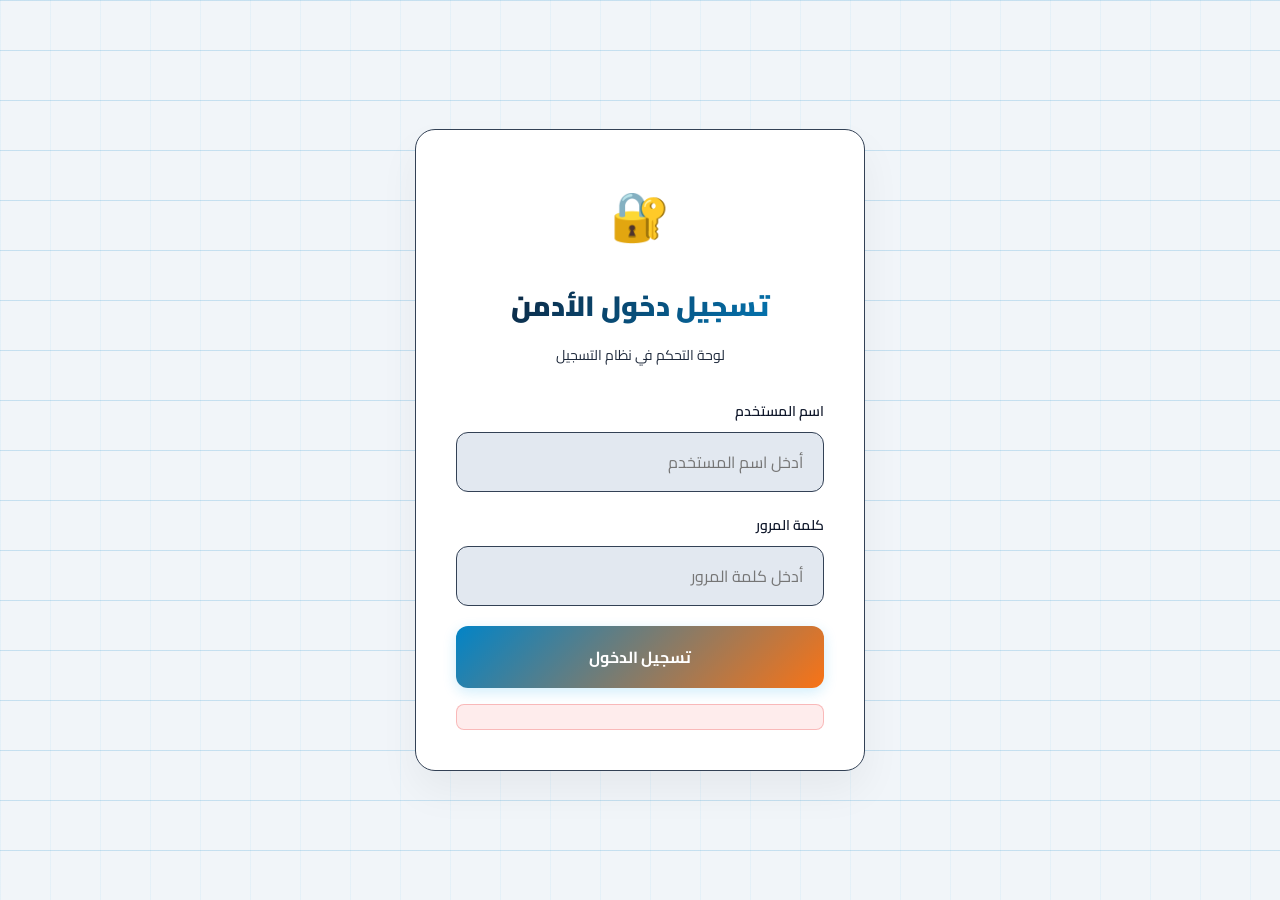
<file: static/admin-login.html>
<!DOCTYPE html>
<html lang="ar" dir="rtl">

<head>
    <meta charset="UTF-8">
    <meta name="viewport" content="width=device-width, initial-scale=1.0">
    <title>تسجيل دخول الأدمن</title>
    <link
        href="https://fonts.googleapis.com/css2?family=Cairo:wght@400;600;700;900&family=Tajawal:wght@700&display=swap"
        rel="stylesheet">
    <link rel="stylesheet" href="/static/css/admin-login.css">
</head>

<body>
    <div class="grid-bg"></div>

    <div class="login-container">
        <div class="admin-icon">🔐</div>

        <div class="login-header">
            <h2>تسجيل دخول الأدمن</h2>
            <p>لوحة التحكم في نظام التسجيل</p>
        </div>

        <form id="loginForm">
            <div class="form-group">
                <label for="username">اسم المستخدم</label>
                <input type="text" id="username" placeholder="أدخل اسم المستخدم" required>
            </div>

            <div class="form-group">
                <label for="password">كلمة المرور</label>
                <input type="password" id="password" placeholder="أدخل كلمة المرور" required>
            </div>

            <button type="submit" class="login-btn">
                تسجيل الدخول
            </button>
        </form>

        <div id="errorMessage" class="error-message hidden"></div>
    </div>

    <script>
        document.getElementById('loginForm').addEventListener('submit', async (e) => {
            e.preventDefault();

            const username = document.getElementById('username').value;
            const password = document.getElementById('password').value;
            const errorDiv = document.getElementById('errorMessage');

            try {
                const formData = new FormData();
                formData.append('username', username);
                formData.append('password', password);

                const response = await fetch('/admin-auth', {
                    method: 'POST',
                    body: formData
                });

                const result = await response.json();

                if (result.success) {
                    window.location.href = '/admin';
                } else {
                    errorDiv.textContent = result.error;
                    errorDiv.classList.remove('hidden');
                }
            } catch (error) {
                console.error('Login error:', error);
                errorDiv.textContent = 'حدث خطأ في الاتصال: ' + error.message;
                errorDiv.classList.remove('hidden');
            }
        });
    </script>
</body>

</html>
</file>
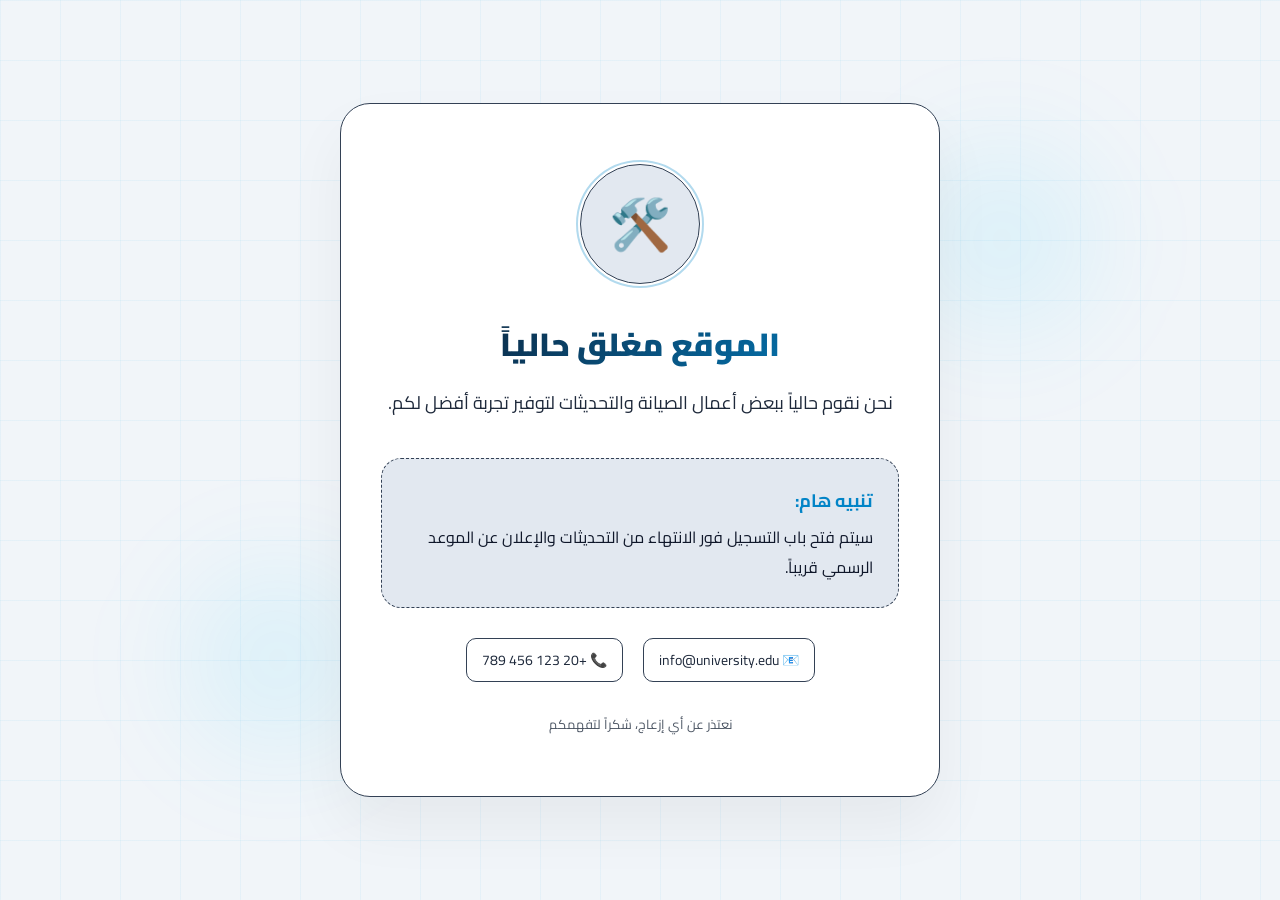
<file: static/maintenance.html>
<!DOCTYPE html>
<html lang="ar" dir="rtl">

<head>
    <meta charset="UTF-8">
    <meta name="viewport" content="width=device-width, initial-scale=1.0">
    <title>الموقع تحت الصيانة - شؤون الطلاب</title>
    <link href="https://fonts.googleapis.com/css2?family=Cairo:wght@400;600;700;900&display=swap" rel="stylesheet">
    <link rel="stylesheet" href="/static/css/maintenance.css">
</head>

<body>
    <div class="grid-bg"></div>
    <div class="glow" style="top: 10%; right: 10%;"></div>
    <div class="glow" style="bottom: 10%; left: 10%;"></div>

    <div class="container">
        <div class="icon-container">
            🛠️
        </div>

        <h1>الموقع مغلق حالياً</h1>

        <p class="description">
            نحن نقوم حالياً ببعض أعمال الصيانة والتحديثات لتوفير تجربة أفضل لكم.
        </p>

        <div class="info-box">
            <strong>تنبيه هام:</strong>
            سيتم فتح باب التسجيل فور الانتهاء من التحديثات والإعلان عن الموعد الرسمي قريباً.
        </div>

        <div class="contact-info">
            <div class="contact-item">📧 info@university.edu</div>
            <div class="contact-item">📞 +20 123 456 789</div>
        </div>

        <div class="footer-note">
            <p>نعتذر عن أي إزعاج، شكراً لتفهمكم</p>
        </div>
    </div>
</body>

</html>
</file>
<file: static/css/admin-login.css>
/* admin-login */

   :root {
       --bg: #f1f5f9;
       --surface: #ffffff;
       --surface2: #e2e8f0;
       --border: #334155;
       --accent: #0284c7;
       --accent2: #f97316;
       --text: #0f172a;
       --text-muted: #1e293b;
   }

   * {
       margin: 0;
       padding: 0;
       box-sizing: border-box;
   }

   body {
       font-family: 'Cairo', sans-serif;
       background: var(--bg);
       color: var(--text);
       min-height: 100vh;
       display: flex;
       align-items: center;
       justify-content: center;
   }

   .grid-bg {
       position: fixed;
       inset: 0;
       background-image: linear-gradient(rgb(2 132 199 / 18%) 1px, transparent 1px), linear-gradient(90deg, rgba(14, 165, 233, 0.05) 1px, transparent 1px);
       background-size: 50px 50px;
       z-index: 0;
       pointer-events: none;
   }

   .login-container {
       position: relative;
       z-index: 1;
       background: var(--surface);
       border: 1px solid var(--border);
       border-radius: 20px;
       padding: 40px;
       width: 100%;
       max-width: 450px;
       box-shadow: 0 20px 40px rgba(0, 0, 0, 0.05);
   }

   .login-header {
       text-align: center;
       margin-bottom: 30px;
   }

   .login-header h2 {
       font-size: 28px;
       font-weight: 900;
       background: linear-gradient(135deg, var(--text), var(--accent));
       background-clip: text;
       -webkit-background-clip: text;
       -webkit-text-fill-color: transparent;
       color: transparent;
       margin-bottom: 10px;
   }

   .login-header p {
       color: var(--text-muted);
       font-size: 14px;
   }

   .form-group {
       margin-bottom: 20px;
   }

   .form-group label {
       display: block;
       color: var(--text);
       font-weight: 600;
       margin-bottom: 8px;
       font-size: 14px;
   }

   .form-group input {
       width: 100%;
       background: var(--surface2);
       border: 1.5px solid var(--border);
       border-radius: 12px;
       padding: 14px 20px;
       color: var(--text);
       font-family: 'Cairo', sans-serif;
       font-size: 16px;
       outline: none;
       transition: all 0.3s;
   }

   .form-group input:focus {
       border-color: var(--accent);
       box-shadow: 0 0 0 3px rgba(0, 200, 255, 0.1);
   }

   .login-btn {
       width: 100%;
       padding: 16px;
       background: linear-gradient(135deg, var(--accent), var(--accent2));
       border: none;
       border-radius: 12px;
       color: #fff;
       font-family: 'Cairo', sans-serif;
       font-size: 16px;
       font-weight: 700;
       cursor: pointer;
       transition: transform 0.2s, box-shadow 0.3s;
       box-shadow: 0 4px 14px rgba(14, 165, 233, 0.2);
   }

   .login-btn:hover {
       transform: translateY(-2px);
       box-shadow: 0 6px 20px rgba(0, 200, 255, 0.4);
   }

   .error-message {
       margin-top: 16px;
       padding: 12px;
       background: rgba(239, 68, 68, 0.1);
       border: 1px solid rgba(239, 68, 68, 0.3);
       border-radius: 8px;
       color: #ef4444;
       text-align: center;
       font-size: 14px;
       font-weight: 600;
   }

   .admin-icon {
       font-size: 48px;
       margin-bottom: 20px;
       text-align: center;
   }
</file>
<file: static/css/maintenance.css>
/*mmaintenance*/
   :root {
       --bg: #f1f5f9;
       --surface: #ffffff;
       --surface2: #e2e8f0;
       --border: #334155;
       --accent: #0284c7;
       --accent2: #f97316;
       --text: #0f172a;
       --text-muted: #1e293b;
   }

   * {
       margin: 0;
       padding: 0;
       box-sizing: border-box;
   }

   body {
       font-family: 'Cairo', sans-serif;
       background: var(--bg);
       color: var(--text);
       min-height: 100vh;
       display: flex;
       align-items: center;
       justify-content: center;
       overflow: hidden;
   }

   .grid-bg {
       position: fixed;
       inset: 0;
       background-image: linear-gradient(rgba(14, 165, 233, 0.05) 1px, transparent 1px), linear-gradient(90deg, rgba(14, 165, 233, 0.05) 1px, transparent 1px);
       background-size: 60px 60px;
       z-index: 0;
       pointer-events: none;
   }

   .container {
       position: relative;
       z-index: 1;
       background: var(--surface);
       border: 1px solid var(--border);
       border-radius: 30px;
       padding: 60px 40px;
       width: 90%;
       max-width: 600px;
       text-align: center;
       box-shadow: 0 30px 60px rgba(0, 0, 0, 0.05);
   }

   .icon-container {
       width: 120px;
       height: 120px;
       background: var(--surface2);
       border: 1px solid var(--border);
       border-radius: 50%;
       display: flex;
       align-items: center;
       justify-content: center;
       margin: 0 auto 30px;
       font-size: 50px;
       position: relative;
   }

   .icon-container::after {
       content: '';
       position: absolute;
       inset: -5px;
       border-radius: 50%;
       border: 2px solid var(--accent);
       opacity: 0.3;
       animation: pulse 2s infinite;
   }

   @keyframes pulse {
       0% {
           transform: scale(1);
           opacity: 0.3;
       }

       50% {
           transform: scale(1.15);
           opacity: 0;
       }

       100% {
           transform: scale(1);
           opacity: 0.3;
       }
   }

   h1 {
       font-size: 32px;
       font-weight: 900;
       margin-bottom: 15px;
       background: linear-gradient(135deg, var(--text), var(--accent));
       -webkit-background-clip: text;
       -webkit-text-fill-color: transparent;
       background-clip: text;
   }

   p.description {
       color: var(--text-muted);
       font-size: 18px;
       line-height: 1.6;
       margin-bottom: 40px;
   }

   .info-box {
       background: var(--surface2);
       border: 1px dashed var(--border);
       border-radius: 20px;
       padding: 25px;
       margin-bottom: 30px;
       text-align: right;
   }

   .info-box strong {
       color: var(--accent);
       display: block;
       margin-bottom: 5px;
       font-size: 18px;
   }

   .contact-info {
       display: flex;
       justify-content: center;
       gap: 20px;
       flex-wrap: wrap;
       margin-top: 20px;
   }

   .contact-item {
       font-size: 14px;
       color: var(--text-muted);
       background: rgba(255, 255, 255, 0.03);
       padding: 8px 15px;
       border-radius: 10px;
       border: 1px solid var(--border);
   }

   .footer-note {
       margin-top: 30px;
       font-size: 13px;
       color: #4b5563;
   }

   .glow {
       position: absolute;
       width: 300px;
       height: 300px;
       background: radial-gradient(circle, rgba(0, 200, 255, 0.1) 0%, transparent 70%);
       z-index: -1;
       filter: blur(40px);
   }
</file>
